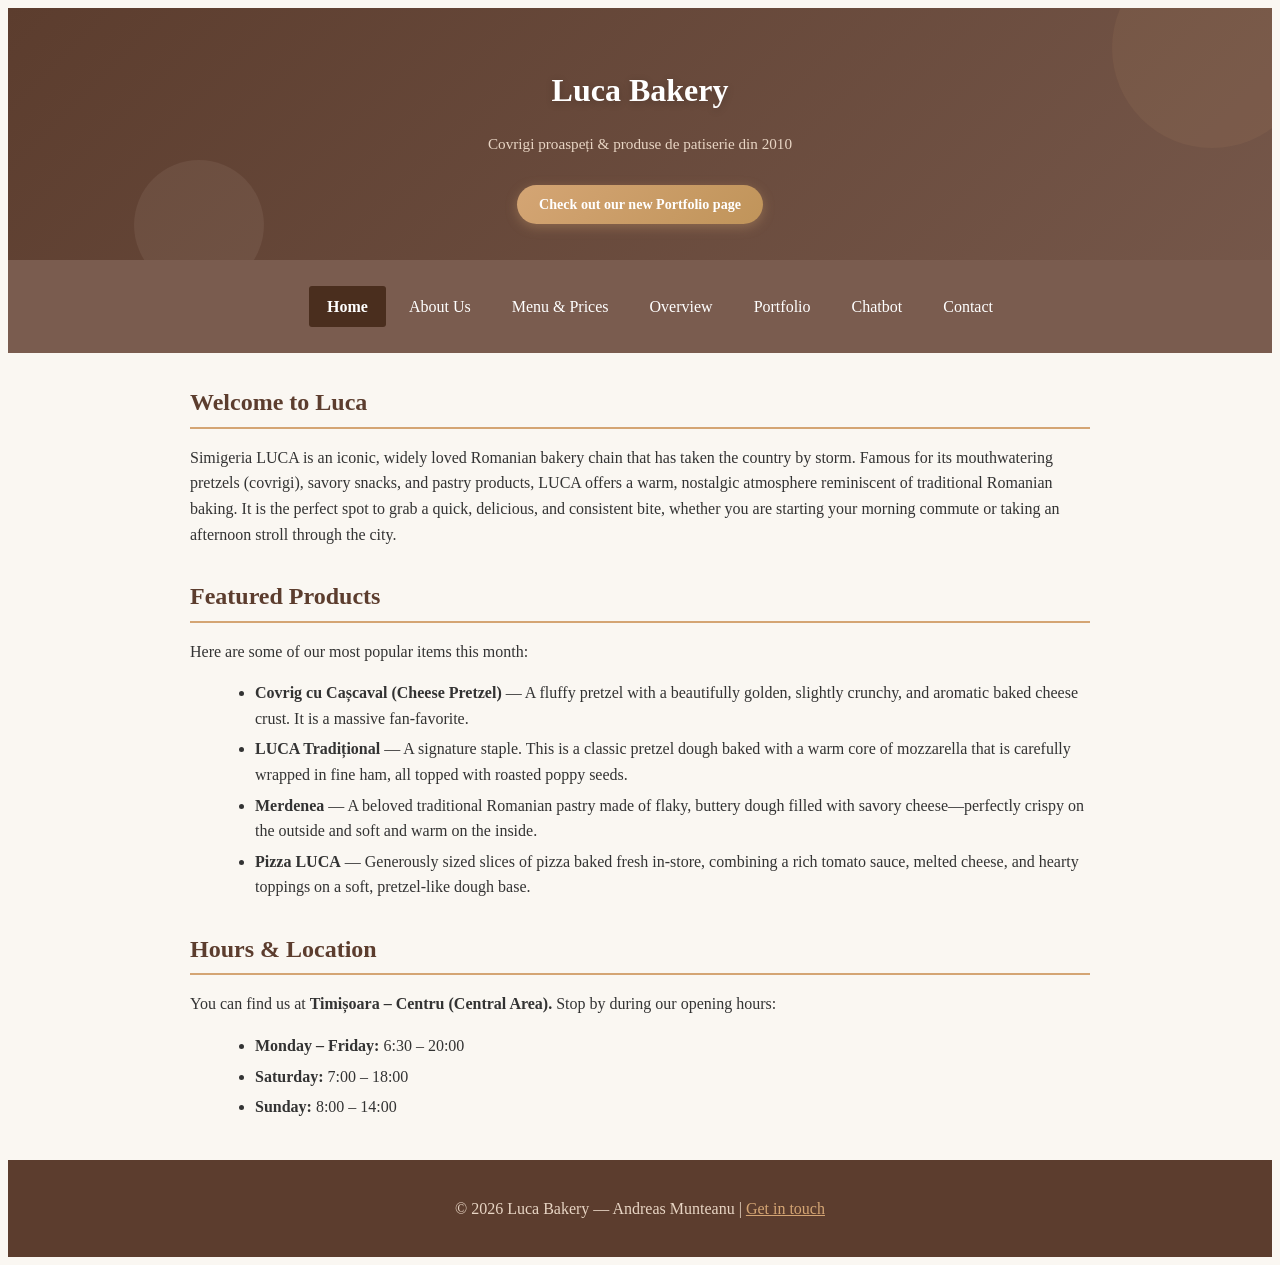
<file: index.html>
<!doctype html>
<html lang="en">

<head>
    <meta charset="utf-8">
    <meta name="viewport" content="width=device-width, initial-scale=1.0">
    <meta name="description"
        content="Luca Bakery — Fresh covrigi, pastries, and traditional Romanian baked goods in Timișoara since 2010.">
    <title>Luca Bakery — Home</title>
    <link rel="stylesheet" href="styles.css">
    <style>
        header {
            background: linear-gradient(135deg, #5c3d2e 0%, #7a5c4f 40%, #a07860 70%, #5c3d2e 100%);
            background-size: 300% 300%;
            animation: heroShift 8s ease infinite;
            position: relative;
            overflow: hidden;
            padding: 36px 20px;
        }

        @keyframes heroShift {

            0%,
            100% {
                background-position: 0% 50%;
            }

            50% {
                background-position: 100% 50%;
            }
        }

        header::before,
        header::after {
            content: "";
            position: absolute;
            border-radius: 50%;
            opacity: 0.08;
            pointer-events: none;
        }

        header::before {
            width: 200px;
            height: 200px;
            background: #d4a574;
            top: -60px;
            right: -40px;
            animation: floatBubble 6s ease-in-out infinite;
        }

        header::after {
            width: 130px;
            height: 130px;
            background: #e8d5c4;
            bottom: -30px;
            left: 10%;
            animation: floatBubble 7s ease-in-out infinite 1s;
        }

        @keyframes floatBubble {

            0%,
            100% {
                transform: translateY(0);
            }

            50% {
                transform: translateY(-15px);
            }
        }

        header h1 {
            position: relative;
            text-shadow: 0 2px 8px rgba(0, 0, 0, 0.2);
        }

        header p {
            position: relative;
        }

        .announcement-badge {
            display: inline-block;
            background: linear-gradient(135deg, #d4a574, #c0945a);
            color: #fff;
            padding: 8px 22px;
            border-radius: 30px;
            font-size: 0.88em;
            font-weight: bold;
            margin-top: 14px;
            box-shadow: 0 3px 12px rgba(212, 165, 116, 0.35);
            text-decoration: none;
            position: relative;
            transition: transform 0.2s ease, box-shadow 0.2s ease;
        }

        .announcement-badge:hover {
            transform: translateY(-2px);
            box-shadow: 0 5px 18px rgba(212, 165, 116, 0.45);
        }

        .announcement-badge:focus-visible {
            outline: 3px solid #e8d5c4;
            outline-offset: 2px;
        }
    </style>
</head>

<body>

    <header>
        <h1>Luca Bakery</h1>
        <p>Covrigi proaspeți &amp; produse de patiserie din 2010</p>
        <a href="portfolio.html" class="announcement-badge" aria-label="View our project portfolio">
            Check out our new Portfolio page
        </a>
    </header>

    <nav aria-label="Main navigation">
        <ul>
            <li><a href="index.html" class="active">Home</a></li>
            <li><a href="about.html">About Us</a></li>
            <li><a href="menu.html">Menu &amp; Prices</a></li>
            <li><a href="overview.html">Overview</a></li>
            <li><a href="portfolio.html">Portfolio</a></li>
            <li><a href="chatbot.html">Chatbot</a></li>
            <li><a href="contact.html">Contact</a></li>
        </ul>
    </nav>

    <main id="main-content">
        <section>
            <h2>Welcome to Luca</h2>
            <p>
                Simigeria LUCA is an iconic, widely loved Romanian bakery chain that has taken the country by storm.
                Famous for
                its mouthwatering pretzels (covrigi), savory snacks, and pastry products, LUCA offers a warm, nostalgic
                atmosphere reminiscent of traditional Romanian baking. It is the perfect spot to grab a quick,
                delicious, and
                consistent bite, whether you are starting your morning commute or taking an afternoon stroll through the
                city.
            </p>
        </section>

        <section>
            <h2>Featured Products</h2>
            <p>Here are some of our most popular items this month:</p>
            <ul>
                <li><strong>Covrig cu Cașcaval (Cheese Pretzel)</strong> — A fluffy pretzel with a beautifully golden,
                    slightly
                    crunchy, and aromatic baked cheese crust. It is a massive fan-favorite.</li>
                <li><strong>LUCA Tradițional</strong> — A signature staple. This is a classic pretzel dough baked with a
                    warm
                    core of mozzarella that is carefully wrapped in fine ham, all topped with roasted poppy seeds.
                </li>
                <li><strong>Merdenea</strong> — A beloved traditional Romanian pastry made of flaky, buttery dough
                    filled with
                    savory cheese—perfectly crispy on the outside and soft and warm on the inside.</li>
                <li><strong>Pizza LUCA</strong> — Generously sized slices of pizza baked fresh in-store, combining a
                    rich tomato
                    sauce, melted cheese, and hearty toppings on a soft, pretzel-like dough base.</li>
            </ul>
        </section>
        <section>
            <h2>Hours &amp; Location</h2>
            <p>You can find us at <strong>Timișoara – Centru (Central Area).</strong> Stop by during our opening hours:
            </p>
            <ul class="hours-list">
                <li><strong>Monday – Friday:</strong> 6:30 – 20:00</li>
                <li><strong>Saturday:</strong> 7:00 – 18:00</li>
                <li><strong>Sunday:</strong> 8:00 – 14:00</li>
            </ul>

        </section>

    </main>

    <footer>
        <p>&copy; 2026 Luca Bakery — Andreas Munteanu | <a href="contact.html">Get in touch</a></p>
    </footer>

</body>

</html>
</file>
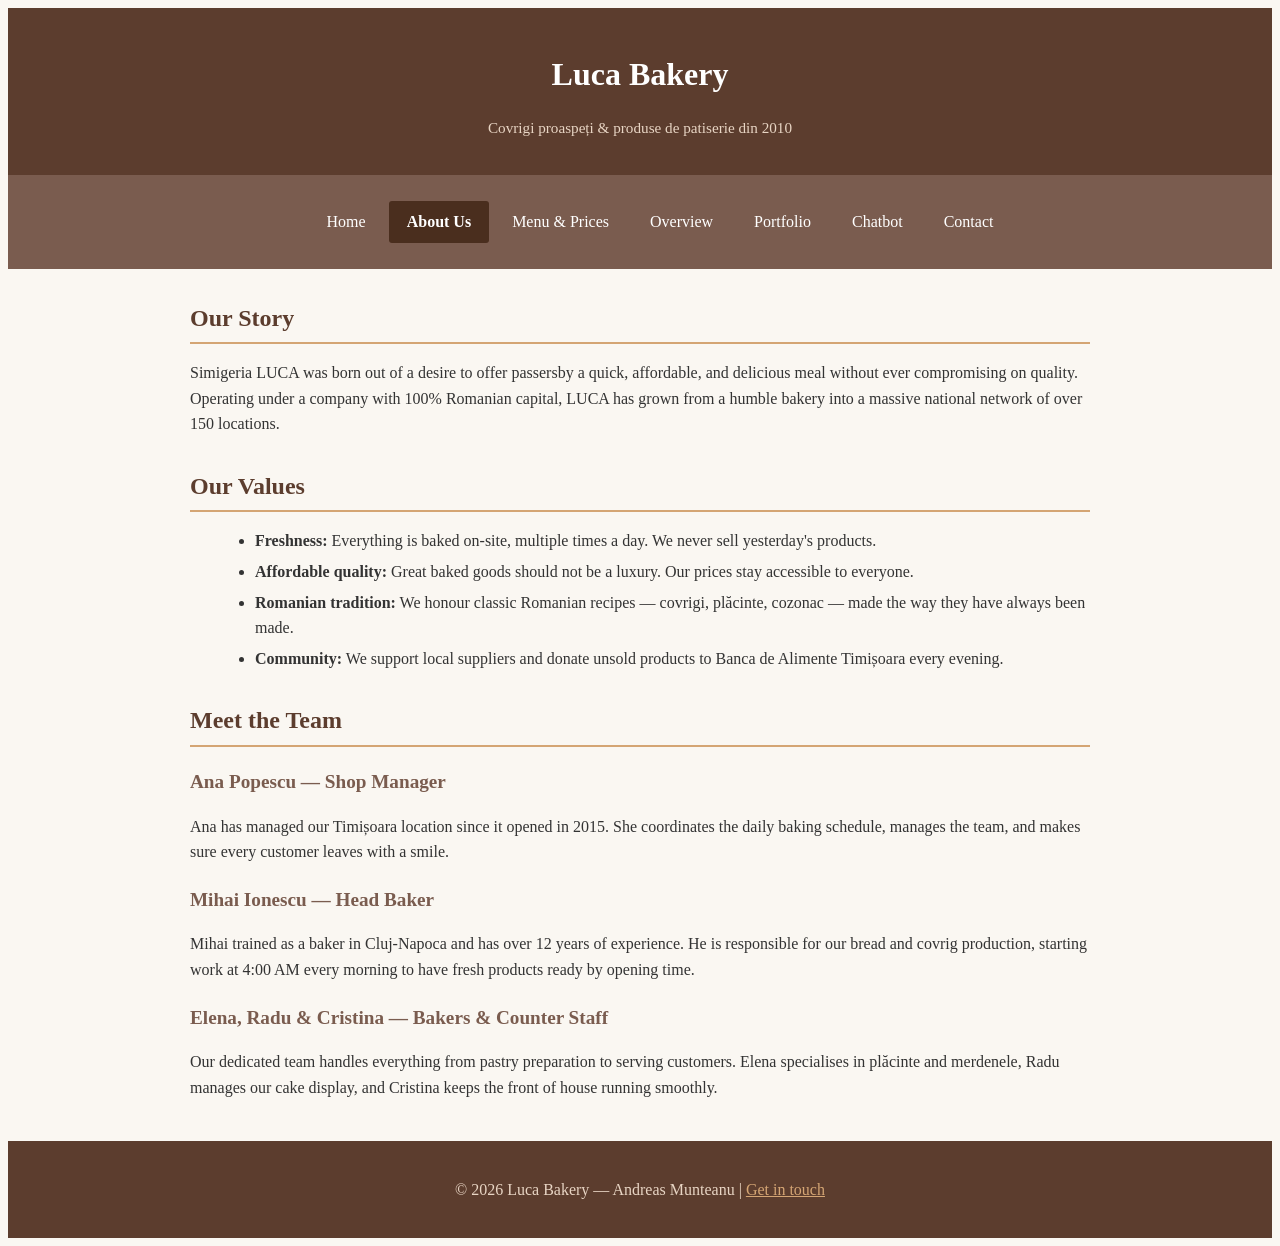
<file: about.html>
<!doctype html>
<html lang="en">

<head>
    <meta charset="utf-8">
    <meta name="viewport" content="width=device-width, initial-scale=1.0">
    <meta name="description"
        content="Learn about Luca Bakery — our story, values, and the team behind Romania's favourite bakery.">
    <title>Luca Bakery — About Us</title>
    <link rel="stylesheet" href="styles.css">
</head>

<body>


    <header>
        <h1>Luca Bakery</h1>
        <p>Covrigi proaspeți &amp; produse de patiserie din 2010</p>
    </header>

    <nav aria-label="Main navigation">
        <ul>
            <li><a href="index.html">Home</a></li>
            <li><a href="about.html" class="active">About Us</a></li>
            <li><a href="menu.html">Menu &amp; Prices</a></li>
            <li><a href="overview.html">Overview</a></li>
            <li><a href="portfolio.html">Portfolio</a></li>
            <li><a href="chatbot.html">Chatbot</a></li>
            <li><a href="contact.html">Contact</a></li>
        </ul>
    </nav>

    <main id="main-content">

        <section>
            <h2>Our Story</h2>
            <p>
                Simigeria LUCA was born out of a desire to offer passersby a quick, affordable, and delicious meal
                without ever
                compromising on quality. Operating under a company with 100% Romanian capital, LUCA has grown from a
                humble
                bakery into a massive national network of over 150 locations.
            </p>
        </section>

        <section>
            <h2>Our Values</h2>
            <ul>
                <li><strong>Freshness:</strong> Everything is baked on-site, multiple times a day. We never sell
                    yesterday's
                    products.</li>
                <li><strong>Affordable quality:</strong> Great baked goods should not be a luxury. Our prices stay
                    accessible to
                    everyone.</li>
                <li><strong>Romanian tradition:</strong> We honour classic Romanian recipes — covrigi, plăcinte, cozonac
                    — made
                    the way they have always been made.</li>
                <li><strong>Community:</strong> We support local suppliers and donate unsold products to Banca de
                    Alimente
                    Timișoara every evening.</li>
            </ul>
        </section>

        <section>
            <h2>Meet the Team</h2>
            <h3>Ana Popescu — Shop Manager</h3>
            <p>
                Ana has managed our Timișoara location since it opened in 2015. She
                coordinates the daily baking schedule, manages the team, and makes sure
                every customer leaves with a smile.
            </p>

            <h3>Mihai Ionescu — Head Baker</h3>
            <p>
                Mihai trained as a baker in Cluj-Napoca and has over 12 years of experience.
                He is responsible for our bread and covrig production, starting work at
                4:00 AM every morning to have fresh products ready by opening time.
            </p>

            <h3>Elena, Radu &amp; Cristina — Bakers &amp; Counter Staff</h3>
            <p>
                Our dedicated team handles everything from pastry preparation to serving
                customers. Elena specialises in plăcinte and merdenele, Radu manages our
                cake display, and Cristina keeps the front of house running smoothly.
            </p>
        </section>

    </main>

    <footer>
        <p>&copy; 2026 Luca Bakery — Andreas Munteanu | <a href="contact.html">Get in touch</a></p>
    </footer>

</body>

</html>
</file>
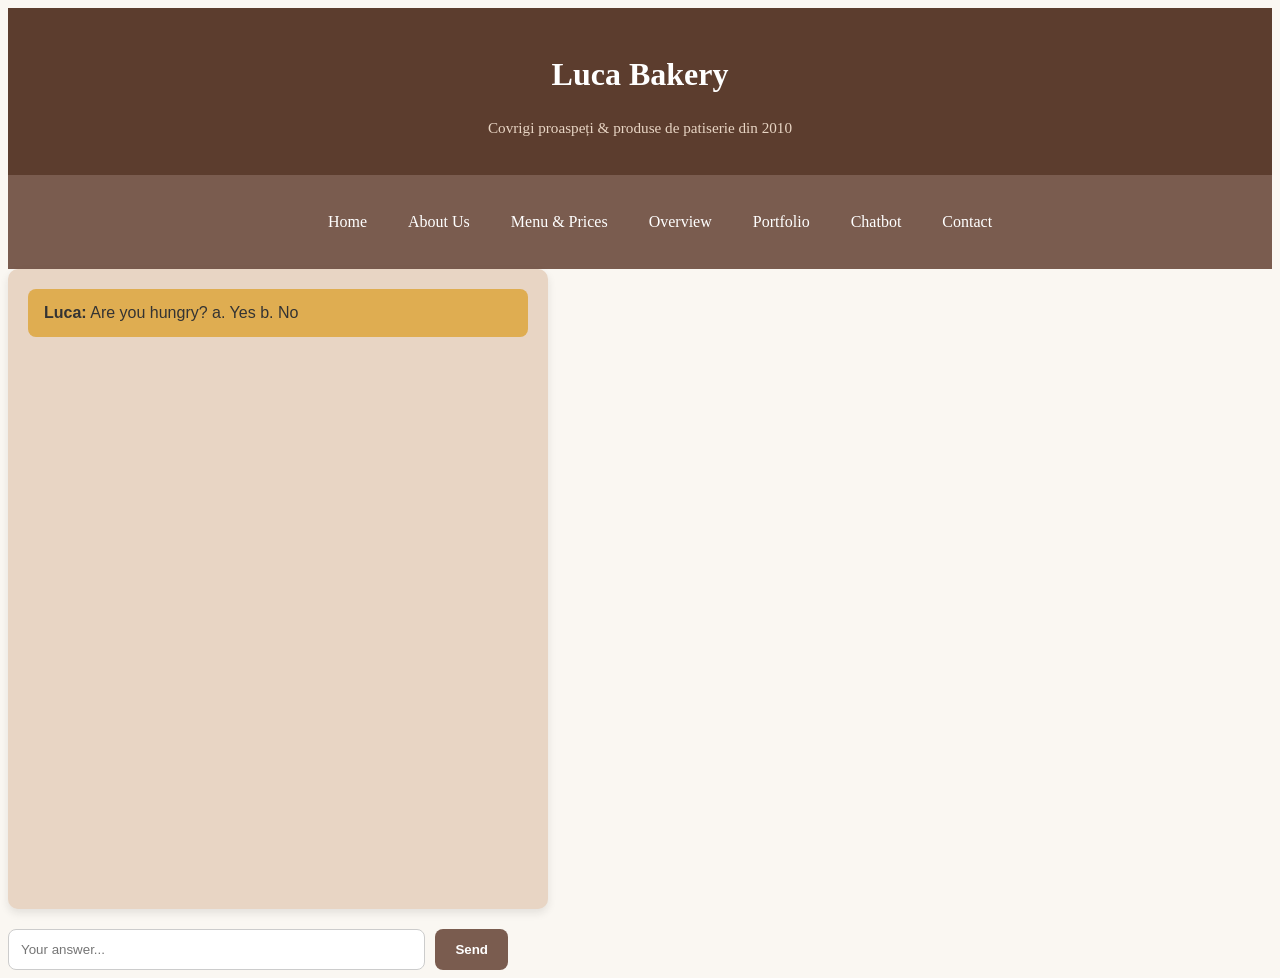
<file: chatbot.html>
<!DOCTYPE html>
<html lang="en">

<head>
    <meta charset="utf-8">
    <meta name="viewport" content="width=device-width, initial-scale=1.0">
    <meta name="description"
        content="Contact Luca Bakery Timișoara — send a message, ask about custom orders, or share your feedback.">
    <title>Luca Bakery — Contact Us</title>
    <link rel="stylesheet" href="styles.css">
</head>

<body>

    <header>
        <h1>Luca Bakery</h1>
        <p>Covrigi proaspeți &amp; produse de patiserie din 2010</p>
    </header>

    <nav aria-label="Main navigation">
        <ul>
            <li><a href="index.html">Home</a></li>
            <li><a href="about.html">About Us</a></li>
            <li><a href="menu.html">Menu &amp; Prices</a></li>
            <li><a href="overview.html">Overview</a></li>
            <li><a href="portfolio.html">Portfolio</a></li>
            <li><a href="chatbot.html">Chatbot</a></li>
            <li><a href="contact.html">Contact</a></li>
        </ul>
    </nav>

<body>
    <div class="chat-container" id="chat-container">
    </div>
    <form id="chat-form">
        <input type="text" id="user-input" placeholder="Your answer...">
        <button type="submit">Send</button>
    </form>
    <script src="chatbot.js"></script>
</body>

</html>
</file>
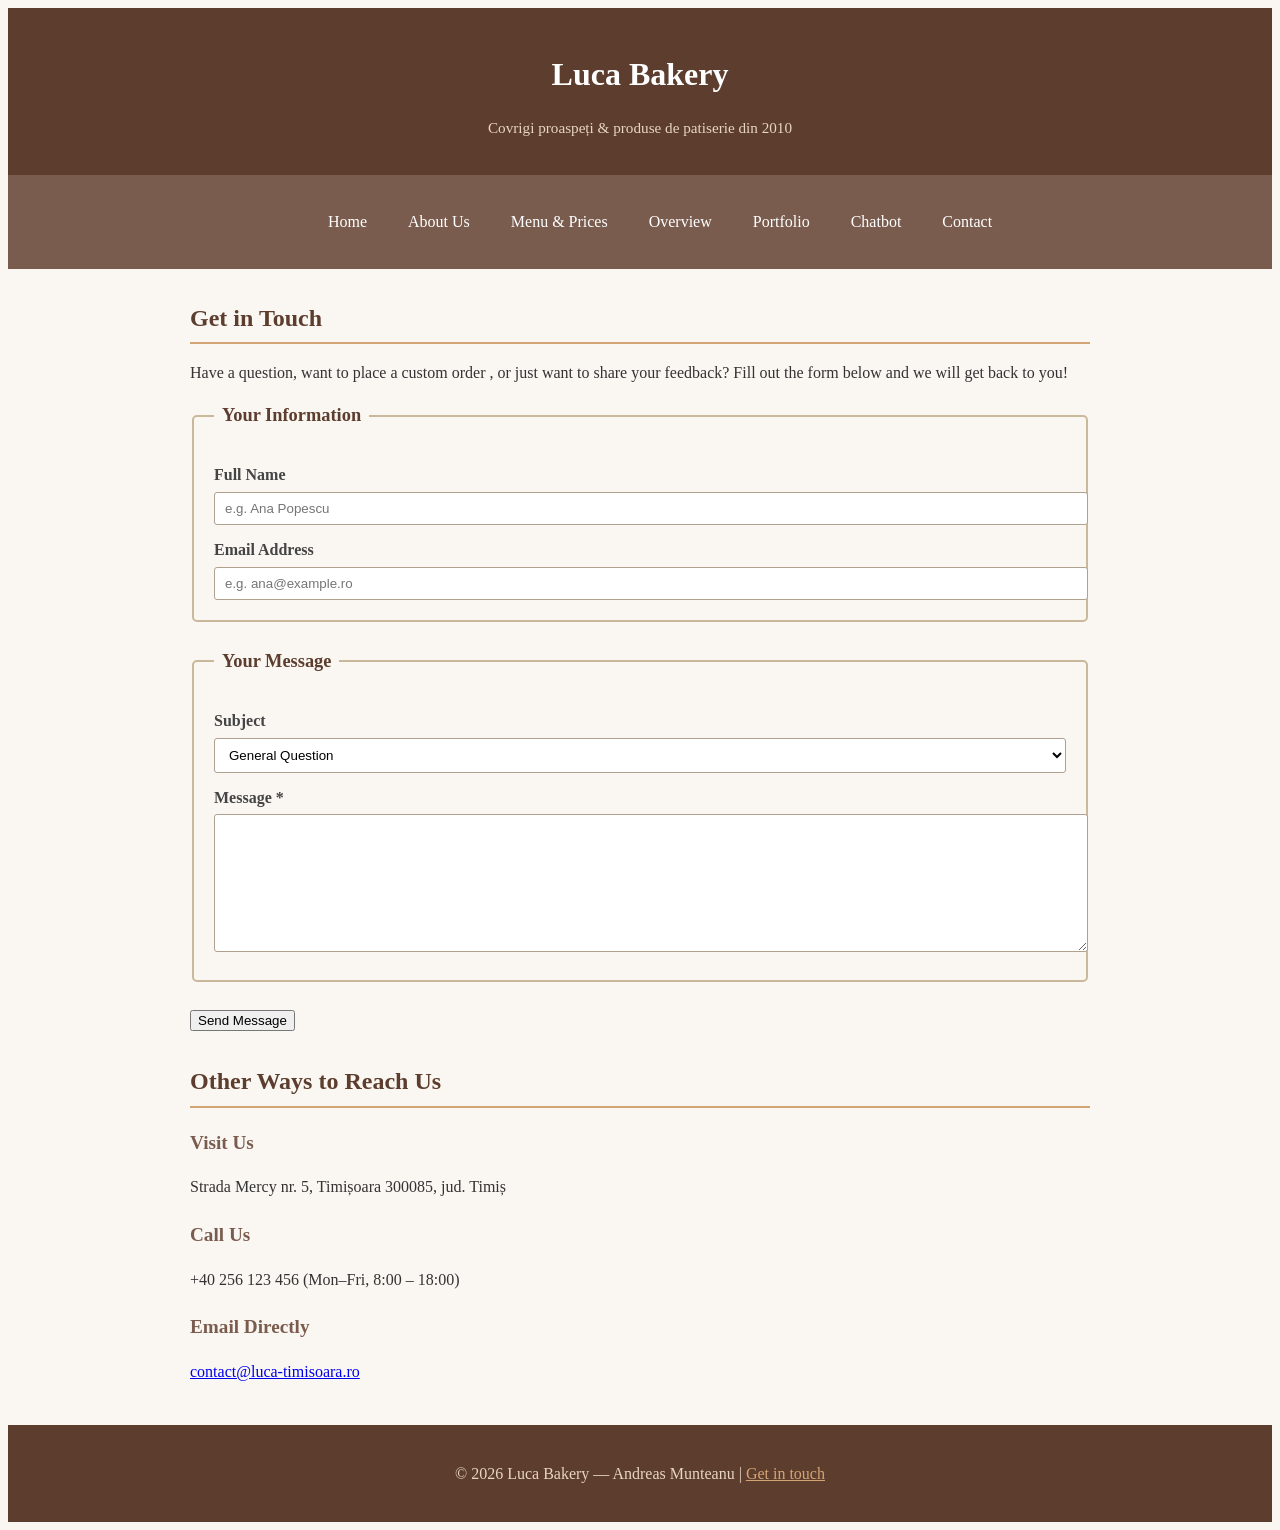
<file: contact.html>
<!doctype html>
<html lang="en">

<head>
    <meta charset="utf-8">
    <meta name="viewport" content="width=device-width, initial-scale=1.0">
    <meta name="description"
        content="Contact Luca Bakery Timișoara — send a message, ask about custom orders, or share your feedback.">
    <title>Luca Bakery — Contact Us</title>
    <link rel="stylesheet" href="styles.css">
</head>

<body>

    <header>
        <h1>Luca Bakery</h1>
        <p>Covrigi proaspeți &amp; produse de patiserie din 2010</p>
    </header>

    <nav aria-label="Main navigation">
        <ul>
            <li><a href="index.html">Home</a></li>
            <li><a href="about.html">About Us</a></li>
            <li><a href="menu.html">Menu &amp; Prices</a></li>
            <li><a href="overview.html">Overview</a></li>
            <li><a href="portfolio.html">Portfolio</a></li>
            <li><a href="chatbot.html">Chatbot</a></li>
            <li><a href="contact.html">Contact</a></li>
        </ul>
    </nav>

    <main id="main-content">

        <section>
            <h2>Get in Touch</h2>
            <p>
                Have a question, want to place a custom order
                , or just want to share your feedback? Fill out the form below
                and we will get back to you!
            </p>
            <fieldset>
                <legend>Your Information</legend>

                <label for="full-name">Full Name </label>
                <input type="text" id="full-name" name="full-name" required placeholder="e.g. Ana Popescu">

                <label for="email">Email Address </label>
                <input type="email" id="email" name="email" required placeholder="e.g. ana@example.ro">
            </fieldset>
            <fieldset>
                <legend>Your Message</legend>

                <label for="subject">Subject </label>
                <select id="subject" name="subject">

                    <option value="general">General Question</option>
                    <option value="custom-order">Custom Order (cozonac, platters)</option>
                    <option value="catering">Event Catering</option>
                    <option value="feedback">Feedback or Suggestion</option>
                    <option value="complaint">Complaint</option>
                </select>

                <label for="message">Message *</label>
                <textarea id="message" name="message"></textarea>
            </fieldset>

            <button type="button">Send Message</button>

            </form>
        </section>

        <section>
            <h2>Other Ways to Reach Us</h2>
            <h3>Visit Us</h3>
            <p>Strada Mercy nr. 5, Timișoara 300085, jud. Timiș</p>

            <h3>Call Us</h3>
            <p>+40 256 123 456 (Mon–Fri, 8:00 – 18:00)</p>

            <h3>Email Directly</h3>
            <p><a href="mailto:contact@luca-timisoara.ro">contact@luca-timisoara.ro</a></p>
        </section>

    </main>

    <footer>
        <p>&copy; 2026 Luca Bakery — Andreas Munteanu | <a href="contact.html">Get in touch</a></p>
    </footer>

</body>

</html>
</file>
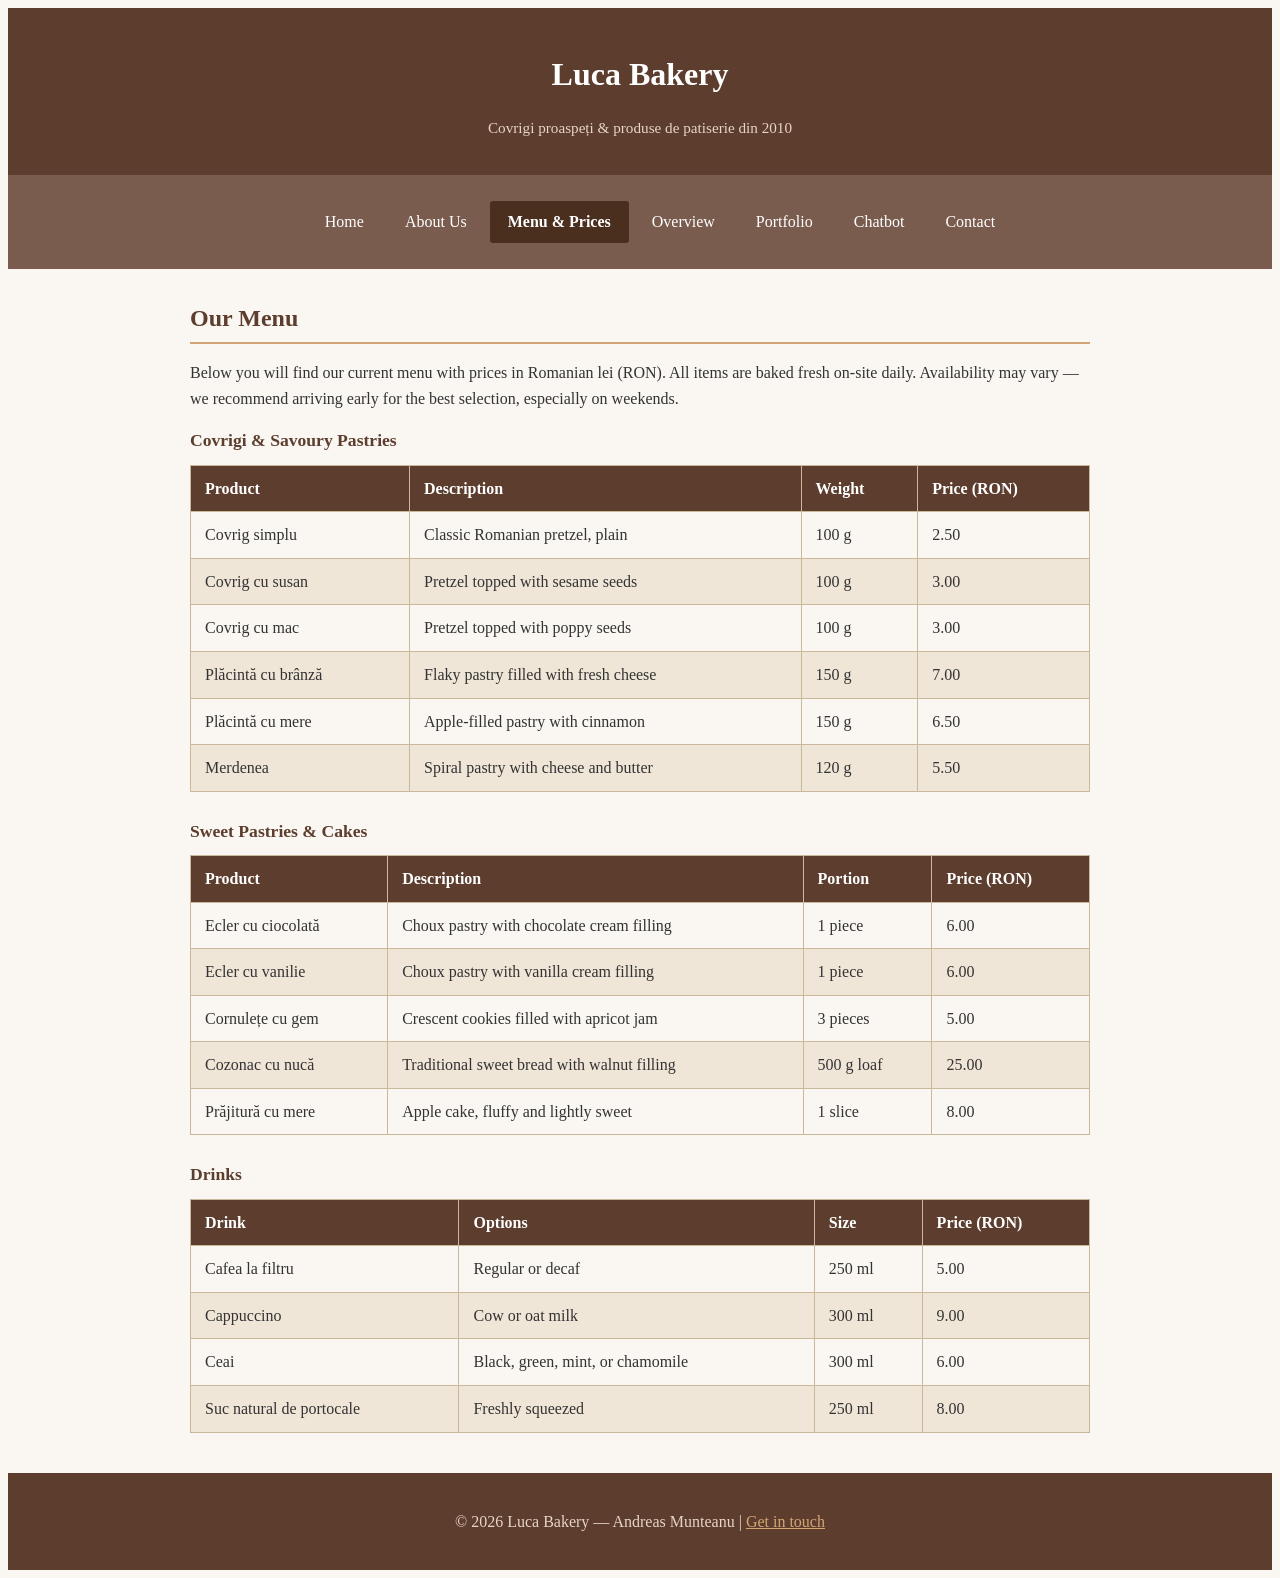
<file: menu.html>
<!doctype html>
<html lang="en">

<head>
    <meta charset="utf-8">
    <meta name="viewport" content="width=device-width, initial-scale=1.0">
    <meta name="description"
        content="View the full menu and prices at Luca Bakery Timișoara — pretzels, pastries, cakes, and drinks in RON.">
    <title>Luca Bakery — Menu &amp; Prices</title>
    <link rel="stylesheet" href="styles.css">
</head>

<body>

    <header>
        <h1>Luca Bakery</h1>
        <p>Covrigi proaspeți &amp; produse de patiserie din 2010</p>
    </header>

    <nav aria-label="Main navigation">
        <ul>
            <li><a href="index.html">Home</a></li>
            <li><a href="about.html">About Us</a></li>
            <li><a href="menu.html" class="active">Menu &amp; Prices</a></li>
            <li><a href="overview.html">Overview</a></li>
            <li><a href="portfolio.html">Portfolio</a></li>
            <li><a href="chatbot.html">Chatbot</a></li>
            <li><a href="contact.html">Contact</a></li>
        </ul>
    </nav>

    <main id="main-content">

        <section>
            <h2>Our Menu</h2>
            <p>
                Below you will find our current menu with prices in Romanian lei (RON).
                All items are baked fresh on-site daily. Availability may vary — we
                recommend arriving early for the best selection, especially on weekends.
            </p>

            <table>
                <caption>Covrigi &amp; Savoury Pastries</caption>
                <thead>
                    <tr>
                        <th scope="col">Product</th>
                        <th scope="col">Description</th>
                        <th scope="col">Weight</th>
                        <th scope="col">Price (RON)</th>
                    </tr>
                </thead>
                <tbody>
                    <tr>
                        <td>Covrig simplu</td>
                        <td>Classic Romanian pretzel, plain</td>
                        <td>100 g</td>
                        <td>2.50</td>
                    </tr>
                    <tr>
                        <td>Covrig cu susan</td>
                        <td>Pretzel topped with sesame seeds</td>
                        <td>100 g</td>
                        <td>3.00</td>
                    </tr>
                    <tr>
                        <td>Covrig cu mac</td>
                        <td>Pretzel topped with poppy seeds</td>
                        <td>100 g</td>
                        <td>3.00</td>
                    </tr>
                    <tr>
                        <td>Plăcintă cu brânză</td>
                        <td>Flaky pastry filled with fresh cheese</td>
                        <td>150 g</td>
                        <td>7.00</td>
                    </tr>
                    <tr>
                        <td>Plăcintă cu mere</td>
                        <td>Apple-filled pastry with cinnamon</td>
                        <td>150 g</td>
                        <td>6.50</td>
                    </tr>
                    <tr>
                        <td>Merdenea</td>
                        <td>Spiral pastry with cheese and butter</td>
                        <td>120 g</td>
                        <td>5.50</td>
                    </tr>
                </tbody>
            </table>

            <table>
                <caption>Sweet Pastries &amp; Cakes</caption>
                <thead>
                    <tr>
                        <th scope="col">Product</th>
                        <th scope="col">Description</th>
                        <th scope="col">Portion</th>
                        <th scope="col">Price (RON)</th>
                    </tr>
                </thead>
                <tbody>
                    <tr>
                        <td>Ecler cu ciocolată</td>
                        <td>Choux pastry with chocolate cream filling</td>
                        <td>1 piece</td>
                        <td>6.00</td>
                    </tr>
                    <tr>
                        <td>Ecler cu vanilie</td>
                        <td>Choux pastry with vanilla cream filling</td>
                        <td>1 piece</td>
                        <td>6.00</td>
                    </tr>
                    <tr>
                        <td>Cornulețe cu gem</td>
                        <td>Crescent cookies filled with apricot jam</td>
                        <td>3 pieces</td>
                        <td>5.00</td>
                    </tr>
                    <tr>
                        <td>Cozonac cu nucă</td>
                        <td>Traditional sweet bread with walnut filling</td>
                        <td>500 g loaf</td>
                        <td>25.00</td>
                    </tr>
                    <tr>
                        <td>Prăjitură cu mere</td>
                        <td>Apple cake, fluffy and lightly sweet</td>
                        <td>1 slice</td>
                        <td>8.00</td>
                    </tr>
                </tbody>
            </table>

            <table>
                <caption>Drinks</caption>
                <thead>
                    <tr>
                        <th scope="col">Drink</th>
                        <th scope="col">Options</th>
                        <th scope="col">Size</th>
                        <th scope="col">Price (RON)</th>
                    </tr>
                </thead>
                <tbody>
                    <tr>
                        <td>Cafea la filtru</td>
                        <td>Regular or decaf</td>
                        <td>250 ml</td>
                        <td>5.00</td>
                    </tr>
                    <tr>
                        <td>Cappuccino</td>
                        <td>Cow or oat milk</td>
                        <td>300 ml</td>
                        <td>9.00</td>
                    </tr>
                    <tr>
                        <td>Ceai</td>
                        <td>Black, green, mint, or chamomile</td>
                        <td>300 ml</td>
                        <td>6.00</td>
                    </tr>
                    <tr>
                        <td>Suc natural de portocale</td>
                        <td>Freshly squeezed</td>
                        <td>250 ml</td>
                        <td>8.00</td>
                    </tr>
                </tbody>
            </table>
        </section>

    </main>

    <footer>
        <p>&copy; 2026 Luca Bakery — Andreas Munteanu | <a href="contact.html">Get in touch</a></p>
    </footer>

</body>

</html>
</file>
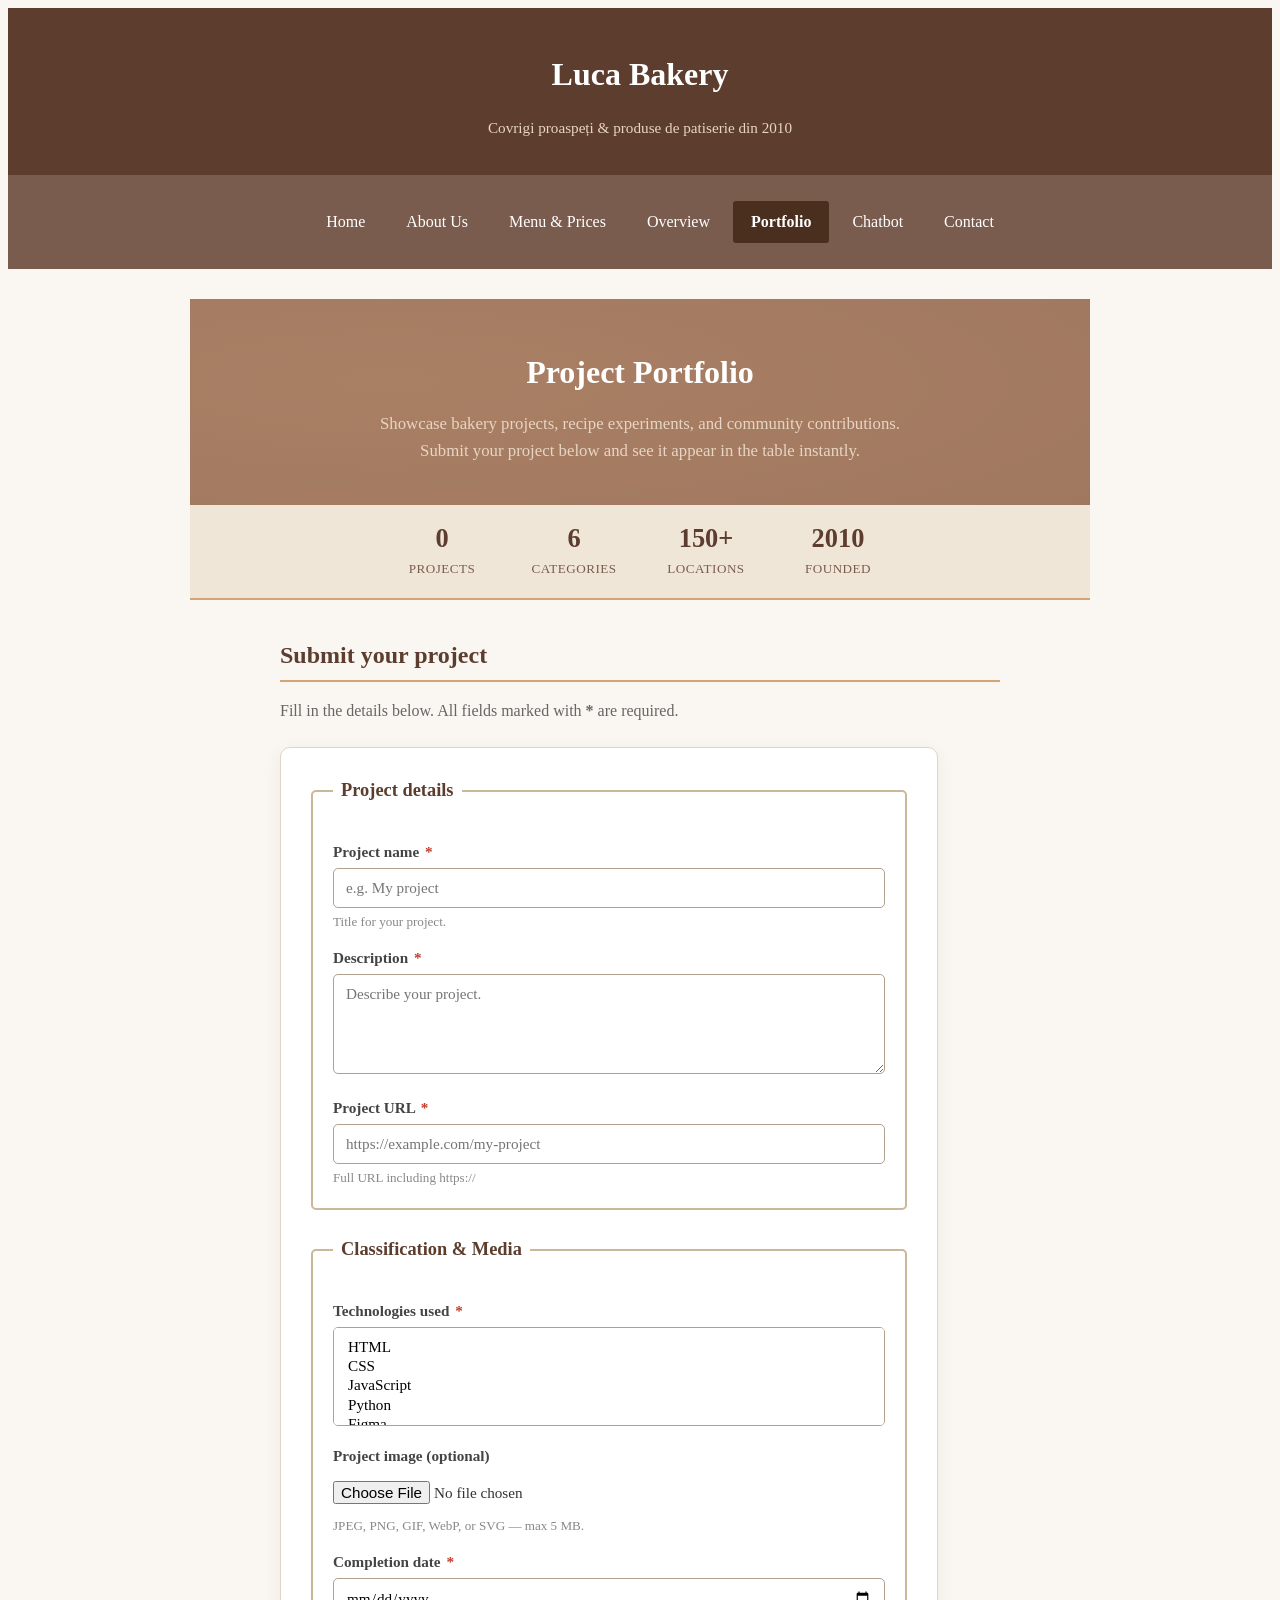
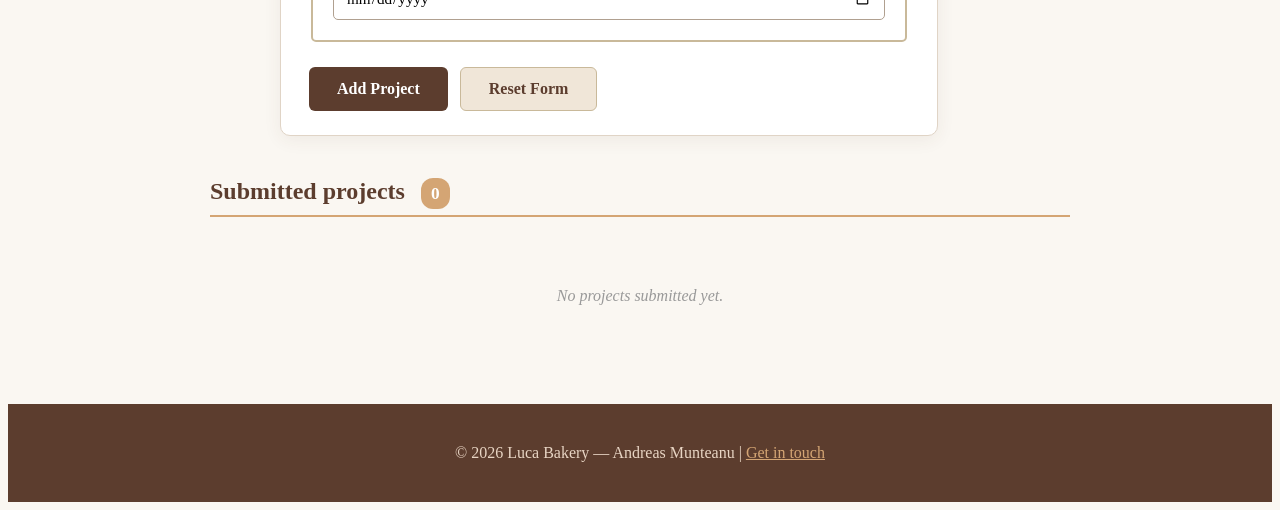
<file: portfolio.html>
<!doctype html>
<html lang="en">

<head>
    <meta charset="utf-8">
    <meta name="viewport" content="width=device-width, initial-scale=1.0">
    <meta name="description"
        content="Luca Bakery project portfolio — submit and browse bakery projects, recipes, and community contributions.">
    <title>Luca Bakery — Portfolio</title>
    <link rel="stylesheet" href="styles.css">
    <link rel="stylesheet" href="portfolio.css">
</head>

<body>

    <a href="#main-content" class="skip-link">Skip to main content</a>

    <header>
        <h1>Luca Bakery</h1>
        <p>Covrigi proaspeți &amp; produse de patiserie din 2010</p>
    </header>

    <nav aria-label="Main navigation">
        <ul>
            <li><a href="index.html">Home</a></li>
            <li><a href="about.html">About Us</a></li>
            <li><a href="menu.html">Menu &amp; Prices</a></li>
            <li><a href="overview.html">Overview</a></li>
            <li><a href="portfolio.html" class="active">Portfolio</a></li>
            <li><a href="chatbot.html">Chatbot</a></li>
            <li><a href="contact.html">Contact</a></li>
        </ul>
    </nav>

    <main id="main-content">

        <section class="portfolio-hero" aria-labelledby="portfolio-heading">
            <h2 id="portfolio-heading">Project Portfolio</h2>
            <p>Showcase bakery projects, recipe experiments, and community contributions. Submit your project below and
                see it appear in the table instantly.</p>
        </section>

        <div class="stats-ribbon" aria-label="Portfolio statistics">
            <div class="stat-item">
                <span class="stat-val" id="stat-submitted">0</span>
                <span class="stat-lbl">Projects</span>
            </div>
            <div class="stat-item">
                <span class="stat-val">6</span>
                <span class="stat-lbl">Categories</span>
            </div>
            <div class="stat-item">
                <span class="stat-val">150+</span>
                <span class="stat-lbl">Locations</span>
            </div>
            <div class="stat-item">
                <span class="stat-val">2010</span>
                <span class="stat-lbl">Founded</span>
            </div>
        </div>

        <section class="portfolio-form-section" aria-labelledby="form-heading">
            <h2 id="form-heading">Submit your project</h2>
            <p>Fill in the details below. All fields marked with <strong>*</strong> are required.</p>

            <form id="project-form" novalidate>

                <fieldset>
                    <legend>Project details</legend>

                    <label for="project-name">
                        Project name <span class="required-mark" aria-hidden="true">*</span>
                    </label>
                    <input type="text" id="project-name" name="project-name" required placeholder="e.g. My project"
                        autocomplete="off">
                    <span class="field-help">Title for your project.</span>

                    <label for="project-desc">
                        Description <span class="required-mark" aria-hidden="true">*</span>
                    </label>
                    <textarea id="project-desc" name="project-desc" required
                        placeholder="Describe your project."></textarea>

                    <label for="project-url">
                        Project URL <span class="required-mark" aria-hidden="true">*</span>
                    </label>
                    <input type="url" id="project-url" name="project-url" required
                        placeholder="https://example.com/my-project">
                    <span class="field-help">Full URL including https://</span>
                </fieldset>

                <fieldset>
                    <legend>Classification &amp; Media</legend>

                    <label for="project-tech">
                        Technologies used <span class="required-mark" aria-hidden="true">*</span>
                    </label>
                    <select id="project-tech" name="project-tech" required multiple size="4"
                        aria-describedby="tech-help">
                        <option value="html">HTML</option>
                        <option value="css">CSS</option>
                        <option value="javascript">JavaScript</option>
                        <option value="python">Python</option>
                        <option value="figma">Figma</option>
                        <option value="other">Other</option>
                    </select>

                    <label for="project-image">
                        Project image (optional)
                    </label>
                    <input type="file" id="project-image" name="project-image"
                        accept="image/jpeg,image/png,image/gif,image/webp,image/svg+xml" aria-describedby="image-help">
                    <span class="field-help" id="image-help">JPEG, PNG, GIF, WebP, or SVG — max 5 MB.</span>

                    <label for="project-date">
                        Completion date <span class="required-mark" aria-hidden="true">*</span>
                    </label>
                    <input type="date" id="project-date" name="project-date" required>
                </fieldset>

                <div class="form-actions">
                    <button type="submit" class="btn btn-primary" id="submit-btn">Add Project</button>
                    <button type="reset" class="btn btn-secondary" id="reset-btn">Reset Form</button>
                </div>
            </form>
        </section>

        <section class="portfolio-table-section" id="projects-table-section" aria-labelledby="table-heading">
            <h2 id="table-heading">
                Submitted projects
                <span class="project-count" id="project-count" aria-label="Number of projects">0</span>
            </h2>

            <div id="empty-state" class="empty-state" role="status">
                <p>No projects submitted yet.</p>
            </div>

            <div class="table-wrapper" id="table-wrapper" hidden>
                <table>
                    <caption>Portfolio of submitted bakery projects</caption>
                    <thead>
                        <tr>
                            <th scope="col">Project Name</th>
                            <th scope="col">Description</th>
                            <th scope="col">URL</th>
                            <th scope="col">Technologies</th>
                            <th scope="col">Image</th>
                            <th scope="col">Completed</th>
                            <th scope="col">Actions</th>
                        </tr>
                    </thead>
                    <tbody id="projects-tbody">
                    </tbody>
                </table>
            </div>
        </section>

    </main>

    <footer>
        <p>&copy; 2026 Luca Bakery — Andreas Munteanu | <a href="contact.html">Get in touch</a></p>
    </footer>

    <script src="portfolio.js"></script>
</body>

</html>
</file>
<file: styles.css>
body {
    font-family: Georgia, "Times New Roman", serif;
    font-size: 16px;
    line-height: 1.6;
    color: #333;
    background-color: #faf7f2;
}

header {
    background-color: #5c3d2e;
    color: #fff;
    padding: 20px;
    text-align: center;
}

header h1 {
    font-size: 2em;
    margin-bottom: 5px;
}

header p {
    font-size: 0.95em;
    color: #e8d5c4;
}

nav {
    background-color: #7a5c4f;
    padding: 10px 0;
    text-align: center;
}

nav ul {
    list-style: none;
    display: flex;
    justify-content: center;
    gap: 5px;
}

nav ul li a {
    color: #fff;
    text-decoration: none;
    padding: 8px 18px;
    display: inline-block;
    border-radius: 3px;
}

nav ul li a:hover,
nav ul li a:focus {
    background-color: #5c3d2e;
    outline: 2px solid #e8d5c4;
}

nav ul li a.active {
    background-color: #4a2e1e;
    font-weight: bold;
}

main {
    max-width: 900px;
    margin: 30px auto;
    padding: 0 20px;
}

main h2 {
    font-size: 1.5em;
    color: #5c3d2e;
    margin-top: 30px;
    margin-bottom: 10px;
    border-bottom: 2px solid #d4a574;
    padding-bottom: 5px;
}

main h3 {
    font-size: 1.2em;
    color: #7a5c4f;
    margin-top: 20px;
    margin-bottom: 8px;
}

main p {
    margin-bottom: 15px;
}

main ul,
main ol {
    margin-left: 25px;
    margin-bottom: 15px;
}

main li {
    margin-bottom: 5px;
}

section {
    margin-bottom: 30px;
}

table {
    width: 100%;
    border-collapse: collapse;
    margin: 15px 0 25px 0;
}

caption {
    font-size: 1.1em;
    font-weight: bold;
    color: #5c3d2e;
    margin-bottom: 10px;
    text-align: left;
}

th,
td {
    border: 1px solid #c9b99a;
    padding: 10px 14px;
    text-align: left;
}

th {
    background-color: #5c3d2e;
    color: #fff;
    font-weight: bold;
}

tr:nth-child(even) {
    background-color: #f0e6d8;
}

tr:hover {
    background-color: #e8d5c4;
}

form {
    max-width: 600px;
}

fieldset {
    border: 2px solid #c9b99a;
    border-radius: 5px;
    padding: 20px;
    margin-bottom: 25px;
}

legend {
    font-size: 1.15em;
    font-weight: bold;
    color: #5c3d2e;
    padding: 0 8px;
}

label {
    display: block;
    margin-top: 12px;
    margin-bottom: 4px;
    font-weight: bold;
    color: #444;
}

input[type="text"],
input[type="email"],
select,
textarea {
    width: 100%;
    padding: 8px 10px;
    border: 1px solid #b0a090;
    border-radius: 3px;

    background-color: #fff;
}

input[type="text"]:focus,
input[type="email"]:focus,
select:focus,
textarea:focus {
    outline: 2px solid #d4a574;
    border-color: #5c3d2e;
}

textarea {
    resize: vertical;
    min-height: 120px;
}

footer {
    background-color: #5c3d2e;
    color: #e8d5c4;
    text-align: center;
    padding: 20px;
    margin-top: 40px;
    font-size: 1em;
}

footer a {
    color: #d4a574;
}

.highlight-box {
    background-color: #f0e6d8;
    border-left: 4px solid #d4a574;
    padding: 15px;
    margin: 15px 0;
    border-radius: 0 4px 4px 0;
}

.chat-container {
    max-width: 500px;
    width: 90%;
    height: 600px;
    padding: 20px;
    background-color: #e8d5c4;
    border-radius: 10px;
    box-shadow: 0 4px 8px rgba(27, 27, 27, 0.1);
    margin-bottom: 20px;
    overflow-y: auto;
}

.message {
    margin-bottom: 16px;
    padding: 12px 16px;
    border-radius: 8px;
    background-color: #dfad51;
    line-height: 1.5;
    font-family: sans-serif;
}

#chat-form {
    display: flex;
    gap: 10px;
    width: 90%;
    max-width: 500px;
}

#chat-form input {
    flex-grow: 1;
    padding: 12px;
    border: 1px solid #ccc;
    border-radius: 8px;
    outline: none;
}

#chat-form button {
    padding: 12px 20px;
    background-color: #7a5c4f;
    color: white;
    border: none;
    border-radius: 8px;
    cursor: pointer;
    font-weight: bold;
}

#chat-form button:hover {
    background-color: #cbcbcb;
}
</file>
<file: portfolio.css>
.skip-link {
    position: absolute;
    top: -100%;
    left: 16px;
    z-index: 1000;
    padding: 12px 24px;
    background-color: #5c3d2e;
    color: #fff;
    font-weight: bold;
    border-radius: 0 0 6px 6px;
    text-decoration: none;
    transition: top 0.2s ease;
}

.skip-link:focus {
    top: 0;
}

.portfolio-hero {
    background: #a07860;
    color: #fff;
    text-align: center;
    padding: 48px 20px 40px;
    margin-bottom: 0;
    position: relative;
    overflow: hidden;
}

.portfolio-hero::before {
    content: "";
    position: absolute;
    top: -60%;
    left: -20%;
    width: 140%;
    height: 200%;
    background: radial-gradient(ellipse at 30% 50%, rgba(212, 165, 116, 0.18) 0%, transparent 70%);
    pointer-events: none;
}

.portfolio-hero h2 {
    font-size: 2em;
    margin: 0 0 8px;
    border: none;
    color: #fff;
    position: relative;
}

.portfolio-hero p {
    font-size: 1.05em;
    color: #e8d5c4;
    max-width: 560px;
    margin: 0 auto;
    position: relative;
}

.stats-ribbon {
    display: flex;
    justify-content: center;
    gap: 32px;
    flex-wrap: wrap;
    background: #f0e6d8;
    padding: 18px 20px;
    border-bottom: 2px solid #d4a574;
}

.stat-item {
    text-align: center;
    min-width: 100px;
}

.stat-item .stat-val {
    display: block;
    font-size: 1.65em;
    font-weight: 700;
    color: #5c3d2e;
    line-height: 1.2;
}

.stat-item .stat-lbl {
    font-size: 0.82em;
    color: #7a5c4f;
    text-transform: uppercase;
    letter-spacing: 0.5px;
}

.portfolio-form-section {
    max-width: 720px;
    margin: 36px auto;
    padding: 0 20px;
}

.portfolio-form-section>h2 {
    font-size: 1.5em;
    color: #5c3d2e;
    margin-bottom: 6px;
    border-bottom: 2px solid #d4a574;
    padding-bottom: 5px;
}

.portfolio-form-section>p {
    color: #666;
    margin-bottom: 24px;
}

#project-form {
    background: #fff;
    border: 1px solid #e0d4c6;
    border-radius: 10px;
    padding: 28px 28px 24px;
    box-shadow: 0 4px 18px rgba(92, 61, 46, 0.07);
}

#project-form fieldset {
    border: 2px solid #c9b99a;
    border-radius: 5px;
    padding: 20px;
    margin-bottom: 25px;
}

#project-form legend {
    font-size: 1.15em;
    font-weight: bold;
    color: #5c3d2e;
    padding: 0 8px;
}

#project-form label {
    display: block;
    margin-top: 14px;
    margin-bottom: 4px;
    font-weight: bold;
    color: #444;
    font-size: 0.95em;
}

#project-form label .required-mark {
    color: #c0392b;
    margin-left: 2px;
}

#project-form input[type="text"],
#project-form input[type="url"],
#project-form input[type="date"],
#project-form select,
#project-form textarea {
    width: 100%;
    padding: 10px 12px;
    border: 1px solid #b0a090;
    border-radius: 5px;
    background-color: #fff;
    font-family: Georgia, "Times New Roman", serif;
    font-size: 0.95em;
    transition: border-color 0.2s ease, box-shadow 0.2s ease;
    box-sizing: border-box;
}

#project-form input:focus,
#project-form select:focus,
#project-form textarea:focus {
    outline: 2px solid #d4a574;
    border-color: #5c3d2e;
    box-shadow: 0 0 0 3px rgba(212, 165, 116, 0.25);
}

#project-form textarea {
    resize: vertical;
    min-height: 100px;
}

#project-form input[type="file"] {
    padding: 8px 0;
    font-family: Georgia, "Times New Roman", serif;
    font-size: 0.95em;
    cursor: pointer;
}

#project-form input[type="file"]:focus {
    outline: 2px solid #d4a574;
}

.field-error {
    border-color: #c0392b !important;
    box-shadow: 0 0 0 3px rgba(192, 57, 43, 0.15) !important;
}

.error-message {
    display: block;
    color: #c0392b;
    font-size: 0.84em;
    font-weight: 600;
    margin-top: 4px;
    min-height: 0;
    animation: errorSlideIn 0.25s ease;
}

@keyframes errorSlideIn {
    from {
        opacity: 0;
        transform: translateY(-4px);
    }

    to {
        opacity: 1;
        transform: translateY(0);
    }
}

.field-help {
    display: block;
    font-size: 0.82em;
    color: #888;
    margin-top: 3px;
    font-weight: normal;
}

.form-actions {
    display: flex;
    gap: 12px;
    margin-top: 24px;
    flex-wrap: wrap;
}

.btn {
    padding: 12px 28px;
    border: none;
    border-radius: 6px;
    font-family: Georgia, "Times New Roman", serif;
    font-size: 1em;
    font-weight: bold;
    cursor: pointer;
    transition: background-color 0.2s ease, transform 0.15s ease, box-shadow 0.2s ease;
}

.btn:focus-visible {
    outline: 3px solid #d4a574;
    outline-offset: 2px;
}

.btn-primary {
    background-color: #5c3d2e;
    color: #fff;
}

.btn-primary:hover {
    background-color: #4a2e1e;
    transform: translateY(-1px);
    box-shadow: 0 4px 12px rgba(92, 61, 46, 0.25);
}

.btn-primary:active {
    transform: translateY(0);
}

.btn-secondary {
    background-color: #f0e6d8;
    color: #5c3d2e;
    border: 1px solid #c9b99a;
}

.btn-secondary:hover {
    background-color: #e8d5c4;
    transform: translateY(-1px);
}

.btn-secondary:active {
    transform: translateY(0);
}

.toast {
    position: fixed;
    bottom: 24px;
    right: 24px;
    background: #27ae60;
    color: #fff;
    padding: 14px 24px;
    border-radius: 8px;
    font-weight: bold;
    font-size: 0.95em;
    box-shadow: 0 6px 20px rgba(39, 174, 96, 0.3);
    z-index: 900;
    animation: toastIn 0.35s ease, toastOut 0.35s ease 2.6s forwards;
}

@keyframes toastIn {
    from {
        opacity: 0;
        transform: translateY(20px);
    }

    to {
        opacity: 1;
        transform: translateY(0);
    }
}

@keyframes toastOut {
    from {
        opacity: 1;
        transform: translateY(0);
    }

    to {
        opacity: 0;
        transform: translateY(20px);
    }
}

.portfolio-table-section {
    max-width: 960px;
    margin: 20px auto 40px;
    padding: 0 20px;
}

.portfolio-table-section>h2 {
    font-size: 1.5em;
    color: #5c3d2e;
    margin-bottom: 10px;
    border-bottom: 2px solid #d4a574;
    padding-bottom: 5px;
}

.empty-state {
    text-align: center;
    padding: 40px 20px;
    color: #999;
    font-style: italic;
}

.empty-state .empty-icon {
    display: block;
    font-size: 2.5em;
    margin-bottom: 10px;
}

.table-wrapper {
    overflow-x: auto;
    -webkit-overflow-scrolling: touch;
    border: 1px solid #e0d4c6;
    border-radius: 8px;
    box-shadow: 0 2px 10px rgba(92, 61, 46, 0.06);
}

.table-wrapper table {
    margin: 0;
    min-width: 700px;
}

.table-wrapper caption {
    padding: 14px 16px;
    font-size: 1.05em;
}

.table-wrapper th {
    position: sticky;
    top: 0;
    white-space: nowrap;
}

.table-wrapper td {
    vertical-align: middle;
}

.project-thumb {
    width: 56px;
    height: 56px;
    object-fit: cover;
    border-radius: 6px;
    border: 1px solid #d4a574;
    background-color: #f0e6d8;
}

.no-thumb {
    display: inline-flex;
    align-items: center;
    justify-content: center;
    width: 56px;
    height: 56px;
    border-radius: 6px;
    background-color: #f0e6d8;
    color: #b0a090;
    font-size: 1.4em;
    border: 1px solid #d4a574;
}

.tech-tags {
    display: flex;
    flex-wrap: wrap;
    gap: 4px;
}

.tech-tag {
    display: inline-block;
    background-color: #f0e6d8;
    color: #5c3d2e;
    padding: 2px 8px;
    border-radius: 12px;
    font-size: 0.78em;
    font-weight: 600;
    border: 1px solid #d4a574;
    white-space: nowrap;
}

.delete-btn {
    background: none;
    border: 1px solid #c0392b;
    color: #c0392b;
    padding: 4px 10px;
    border-radius: 4px;
    cursor: pointer;
    font-size: 0.82em;
    font-weight: bold;
    transition: background-color 0.15s ease, color 0.15s ease;
}

.delete-btn:hover,
.delete-btn:focus-visible {
    background: #c0392b;
    color: #fff;
}

.delete-btn:focus-visible {
    outline: 3px solid #e74c3c;
    outline-offset: 2px;
}

.project-count {
    display: inline-block;
    background: #d4a574;
    color: #fff;
    font-size: 0.72em;
    padding: 2px 10px;
    border-radius: 12px;
    margin-left: 10px;
    vertical-align: middle;
    font-weight: 700;
}


@media (max-width: 768px) {
    .portfolio-hero {
        padding: 32px 16px 28px;
    }

    .portfolio-hero h2 {
        font-size: 1.5em;
    }

    .stats-ribbon {
        gap: 16px;
        padding: 14px 16px;
    }

    .stat-item .stat-val {
        font-size: 1.3em;
    }

    #project-form {
        padding: 20px 16px;
    }

    #project-form fieldset {
        padding: 14px;
    }

    .form-actions {
        flex-direction: column;
    }

    .form-actions .btn {
        width: 100%;
        text-align: center;
    }

    .portfolio-table-section {
        padding: 0 12px;
    }

    nav ul {
        flex-wrap: wrap;
    }
}

@media (max-width: 480px) {
    .portfolio-hero h2 {
        font-size: 1.25em;
    }

    .stats-ribbon {
        gap: 10px;
    }

    .stat-item {
        min-width: 70px;
    }

    .stat-item .stat-val {
        font-size: 1.15em;
    }

    .stat-item .stat-lbl {
        font-size: 0.72em;
    }
}

a:focus-visible,
button:focus-visible,
input:focus-visible,
select:focus-visible,
textarea:focus-visible {
    outline: 3px solid #d4a574;
    outline-offset: 2px;
}
</file>
